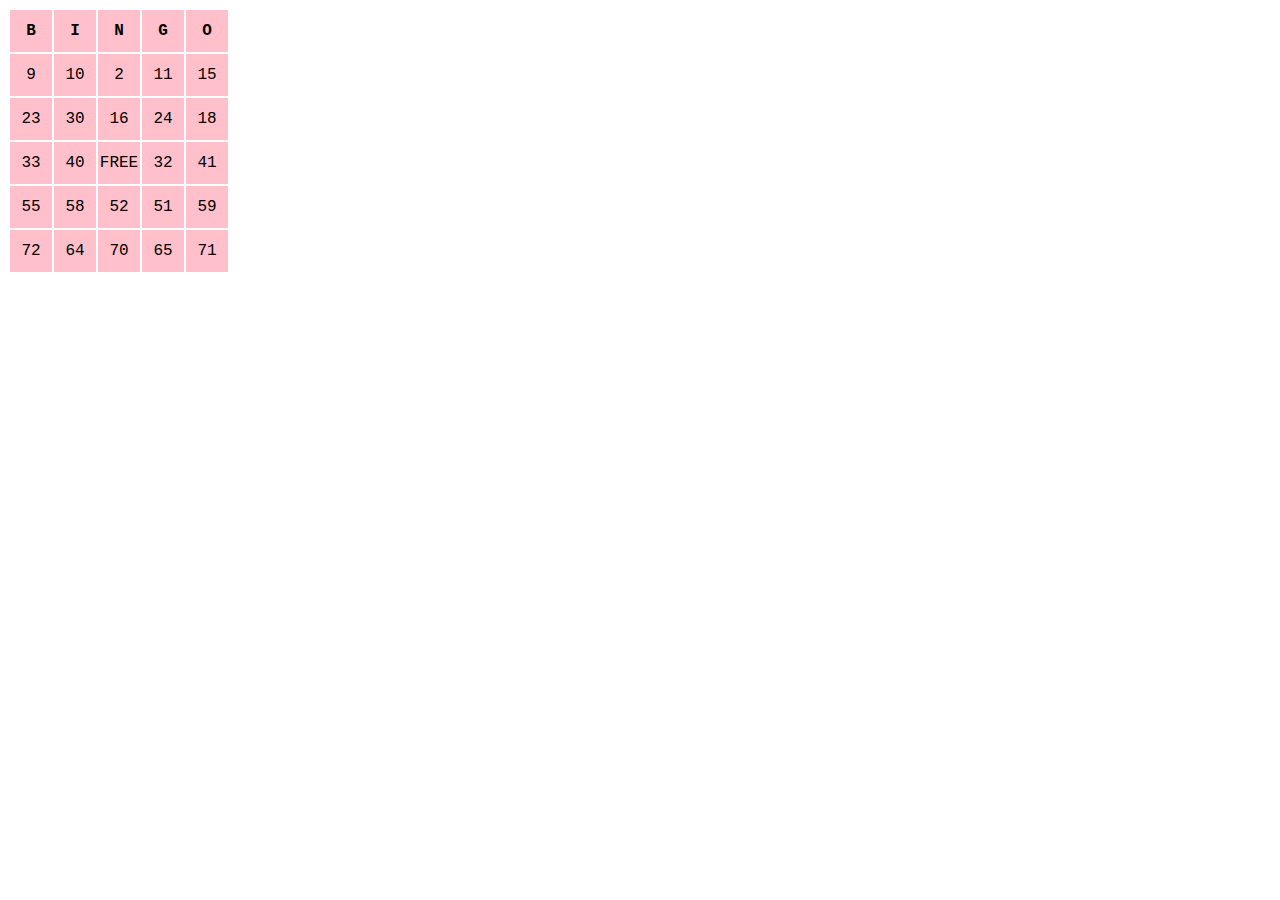
<file: MyBINGO/index.html>
<!DOCTYPE html>
<html lang="ja">
<head>
  <meta charset="utf-8">
  <title>Bingo</title>
  <link rel="stylesheet" href="css/styles.css">

</head>
<body>
  <table>
    <thead>
      <tr><th>B</th><th>I</th><th>N</th><th>G</th><th>O</th></tr>
    </thead>
    <tbody>
    
    </tbody>
  </table>
  
  <script src="js/main.js"></script>
</body>
</html>
</file>
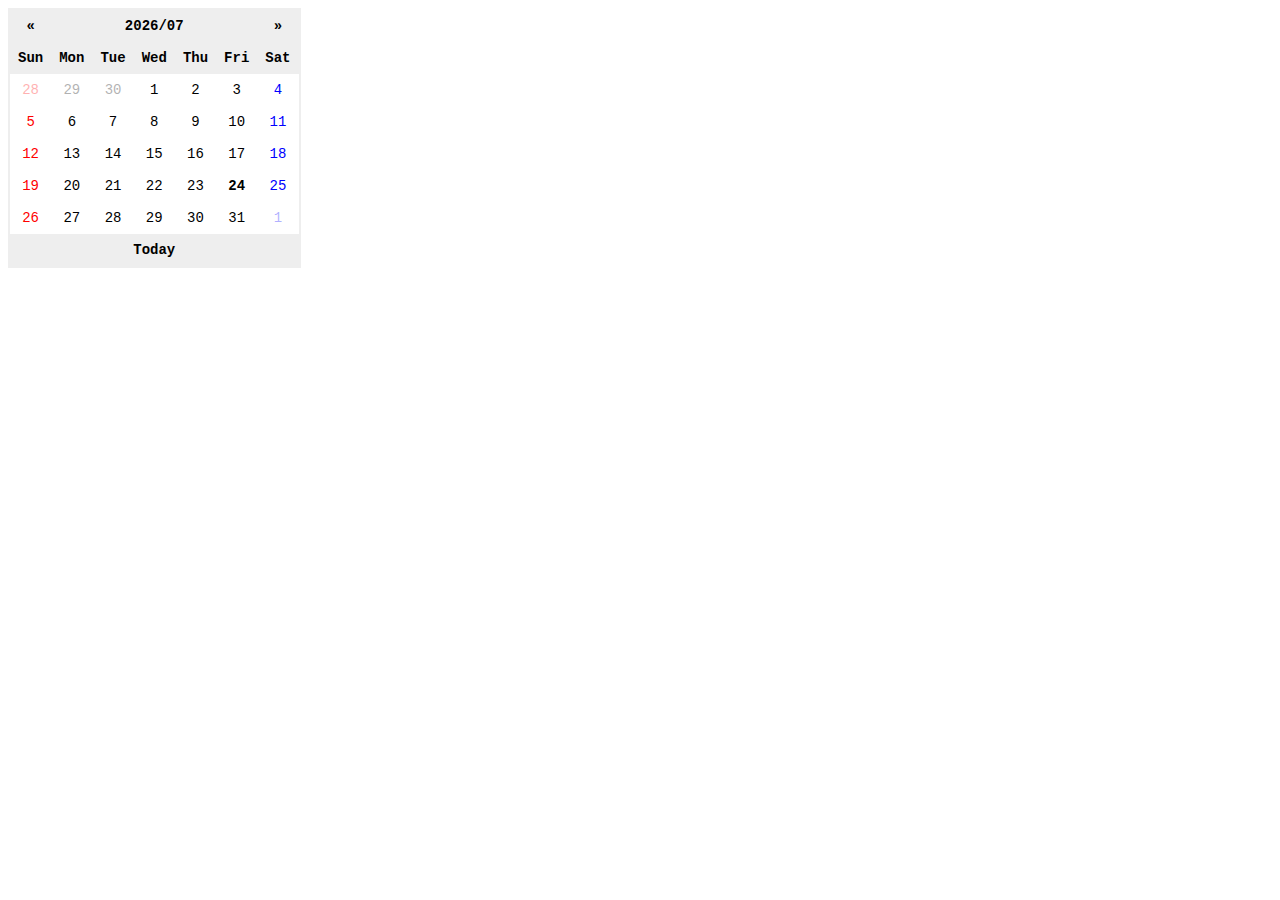
<file: Mycalender/index.html>
<!DOCTYPE html>
<html lang="ja">
  <head>
    <meta charset="utf-8">
    <title>カレンダー</title>
    <link rel="stylesheet" href="css/styles.css">

  </head>
  <body>
    <table>
      <thead>
        <tr>
          <th id="prev">&laquo;</th>
          <th id="title" colspan="5">2020/05</th>
          <th id="next">&raquo;</th>
        </tr>
        <tr>
          <th>Sun</th>
          <th>Mon</th>
          <th>Tue</th>
          <th>Wed</th>
          <th>Thu</th>
          <th>Fri</th>
          <th>Sat</th>
        </tr>
      </thead>
      <tbody>


      </tbody>
      <tfoot>
        <tr>
          <td id="today" colspan="7">Today</td>
        </tr>

      </tfoot>
    </table>
    
    <script src="js/main.js"></script>
  </body>

</html>
</file>
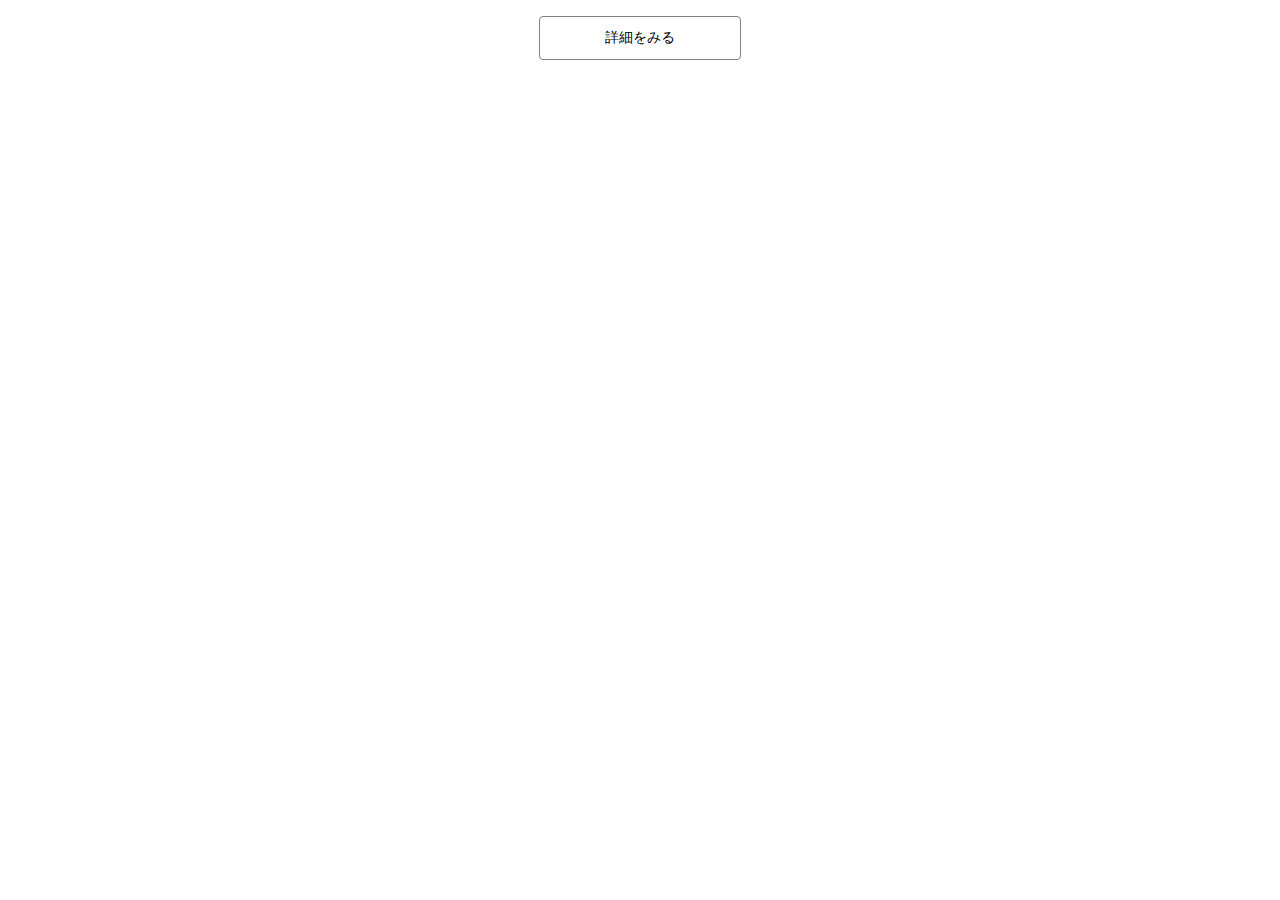
<file: MyModalWindow/index.html>
<!DOCTYPE html>
<html lang='ja'>
<head>
  <meta charset="utf-8">
  <title>Modal Window</title>
  <link rel="stylesheet" href="css/styles.css">

</head>

<body>
  <div id="open">
    詳細をみる
  </div>

  <div id="mask" class="hidden">

  </div>

  <section id="modal" class="hidden">
    <p>こんにちは。コンんちは。こんにちは。コンんちは。こんにちは。コンんちは。こんにちは。コンんちは。こんにちは。コンんちは。</p>
    <div id="close">閉じる</div>
  </section>

  <script src="js/main.js"></script>
</body>

</html>
</file>
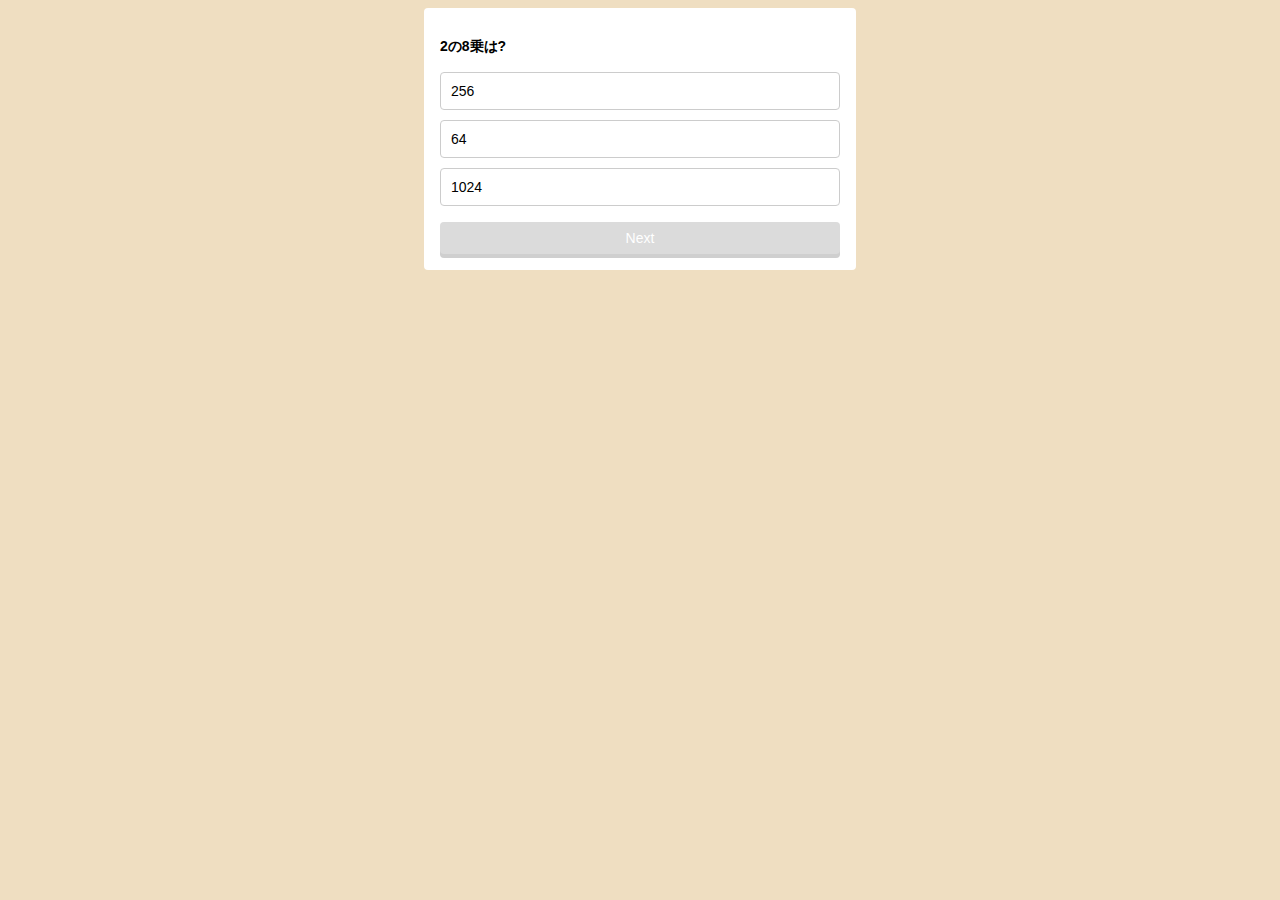
<file: MyQuizApp/index.html>
<!DOCTYPE html>

<html lang="ja">
  <head>
    <meta charset="utf-8">
    <title>Quiz</title>
    <link rel="stylesheet" href="css/styles.css">

  </head>
  <body>

    <section class="container">
      <p id="question"></p>
      <ul id="choices"> </ul>
      <div id="btn" class="disabled">Next</div>

      <section id="result" class="hidden">
        <p></p>
        <a href="">Replay?</a>
      </section>
    </section>
    
    <script src="js/main.js"></script>
  </body>
</html>
</file>
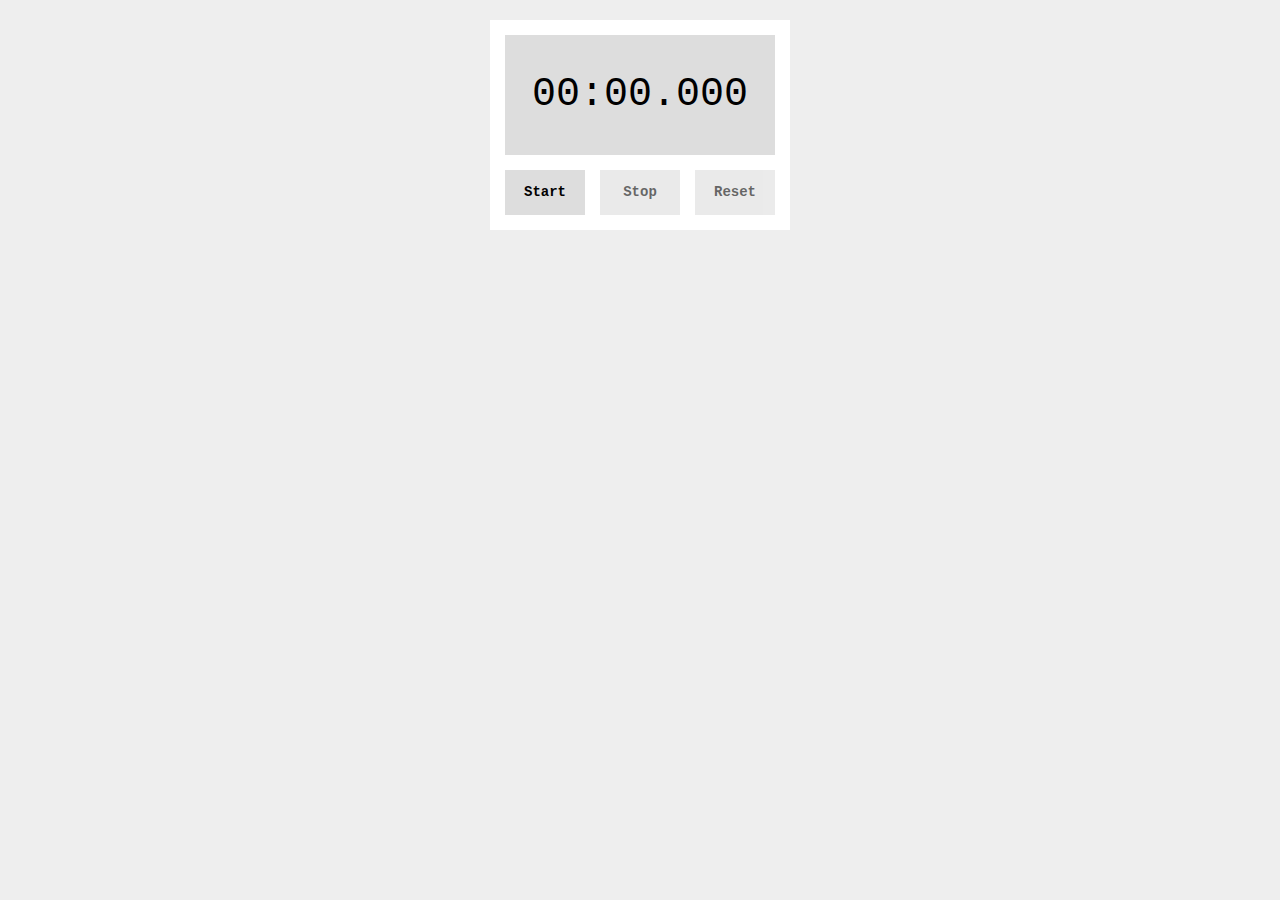
<file: MyStopwatch/index.html>
<!DOCTYPE html>

<html lang="ja">
<head>
  <meta charset="utf-8">
  <title>Stopwatch</title>
  <link rel="stylesheet" href="css/styles.css">

</head>
<body>
  <div class="container">
    <div id="timer">00:00.000</div>
    <div class="controls">
      <div class="btn" id="start">Start</div>
      <div class="btn" id="stop">Stop</div>
      <div class="btn" id="reset">Reset</div>
    </div>
  </div>
  

  <script src="js/main.js"></script>
</body>

</html>
</file>
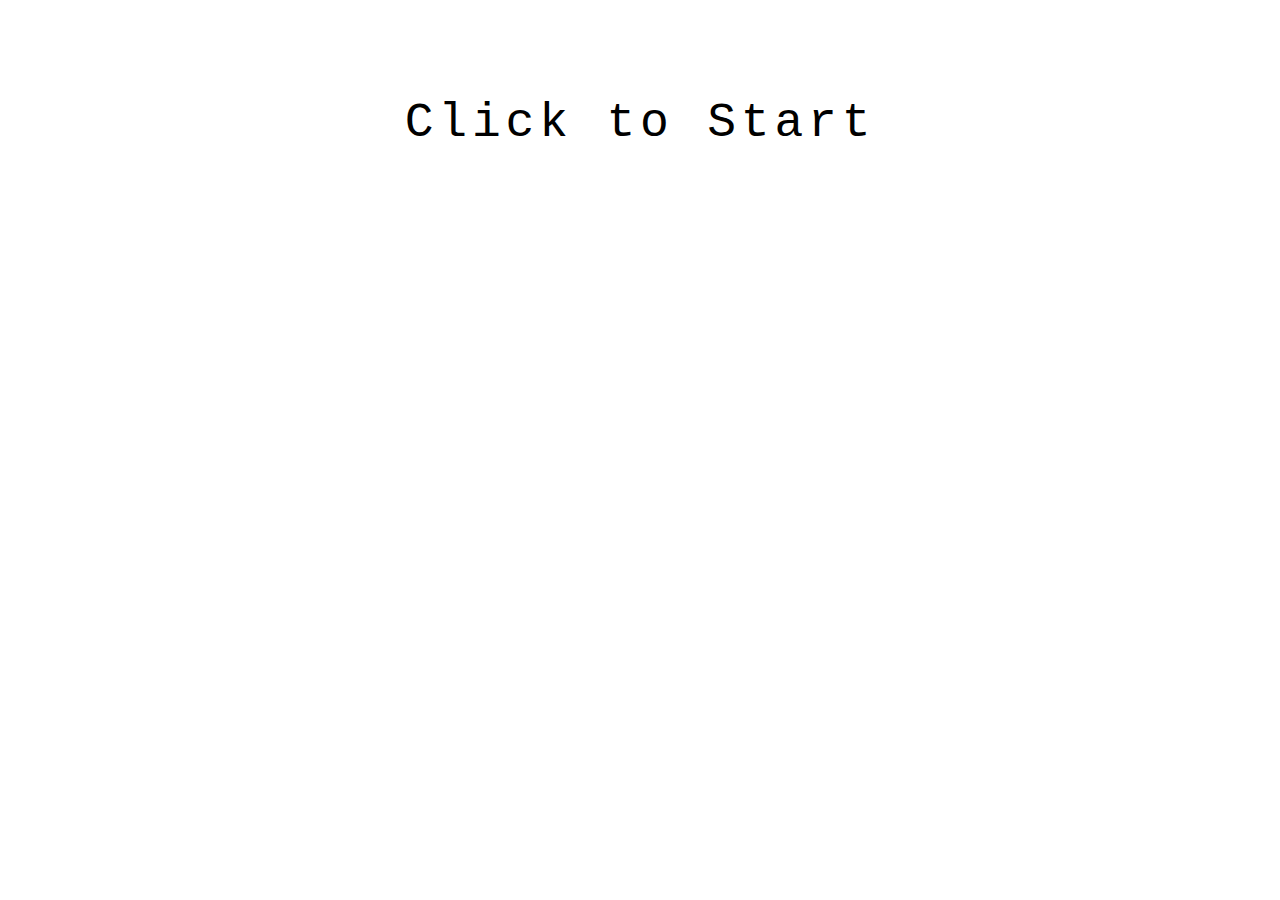
<file: MyTypiing/index.html>
<!DOCTYPE html>
<html lang="ja">
  <head>
    <meta charset="utf-8">
    <title>TypingGame</title>
    <link rel="stylesheet" href="css/styles.css">
  </head>  

  <body>
    <p id="target">Click to Start</p>
    <p id="result"></p>
    
    <script src="js/main.js"></script>
  </body>

</html>
</file>
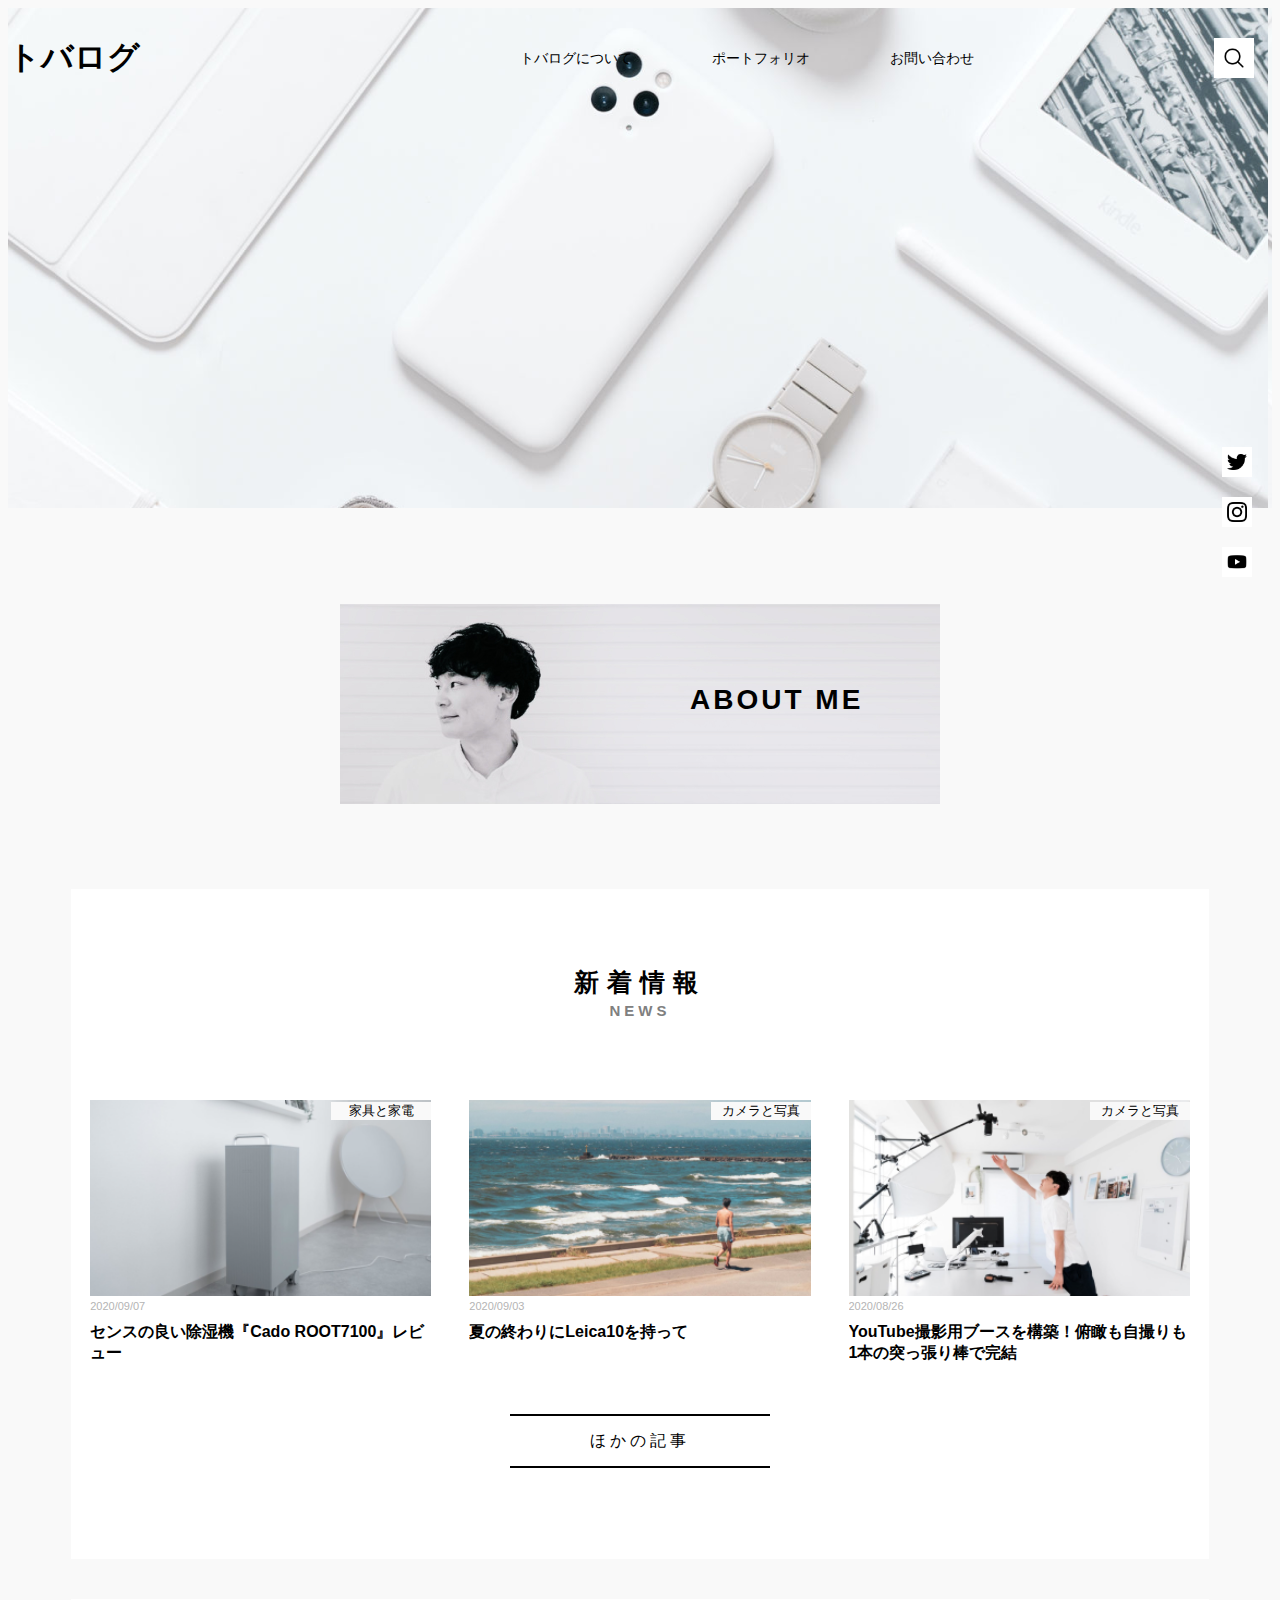
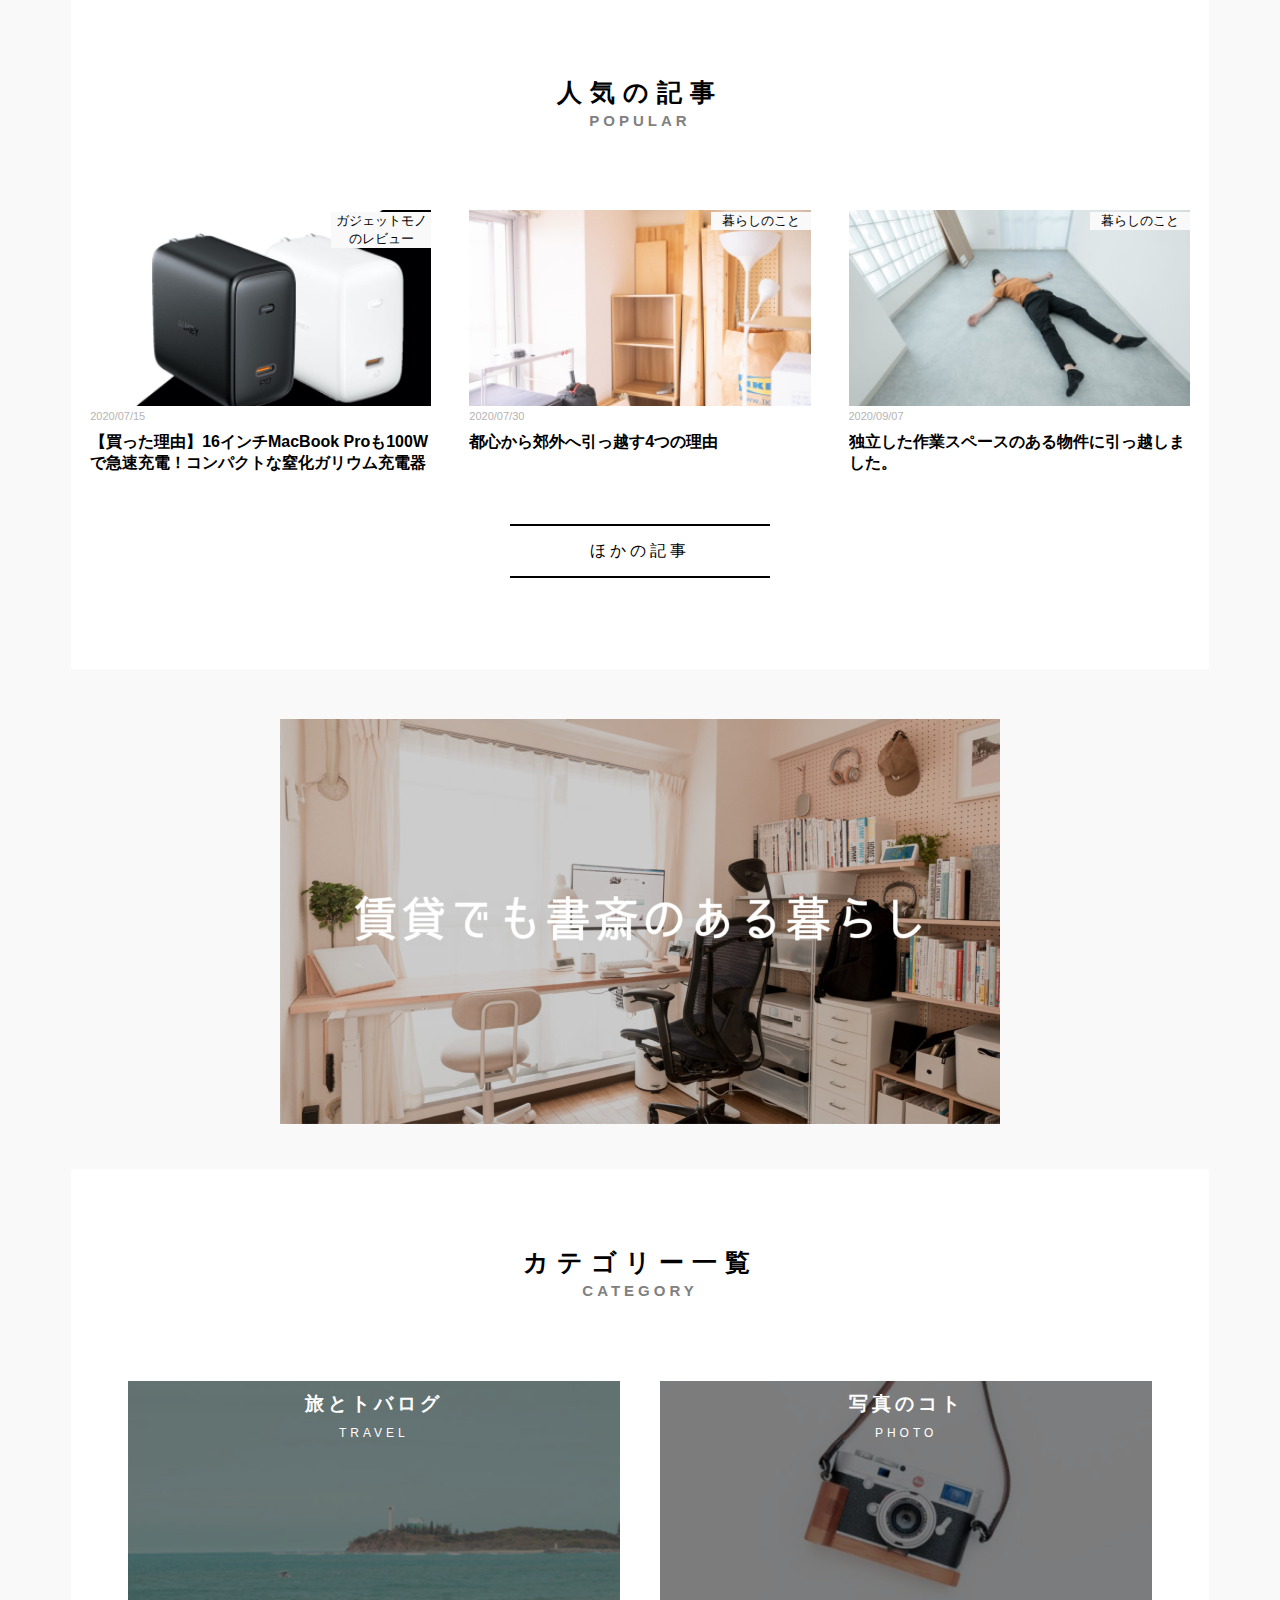
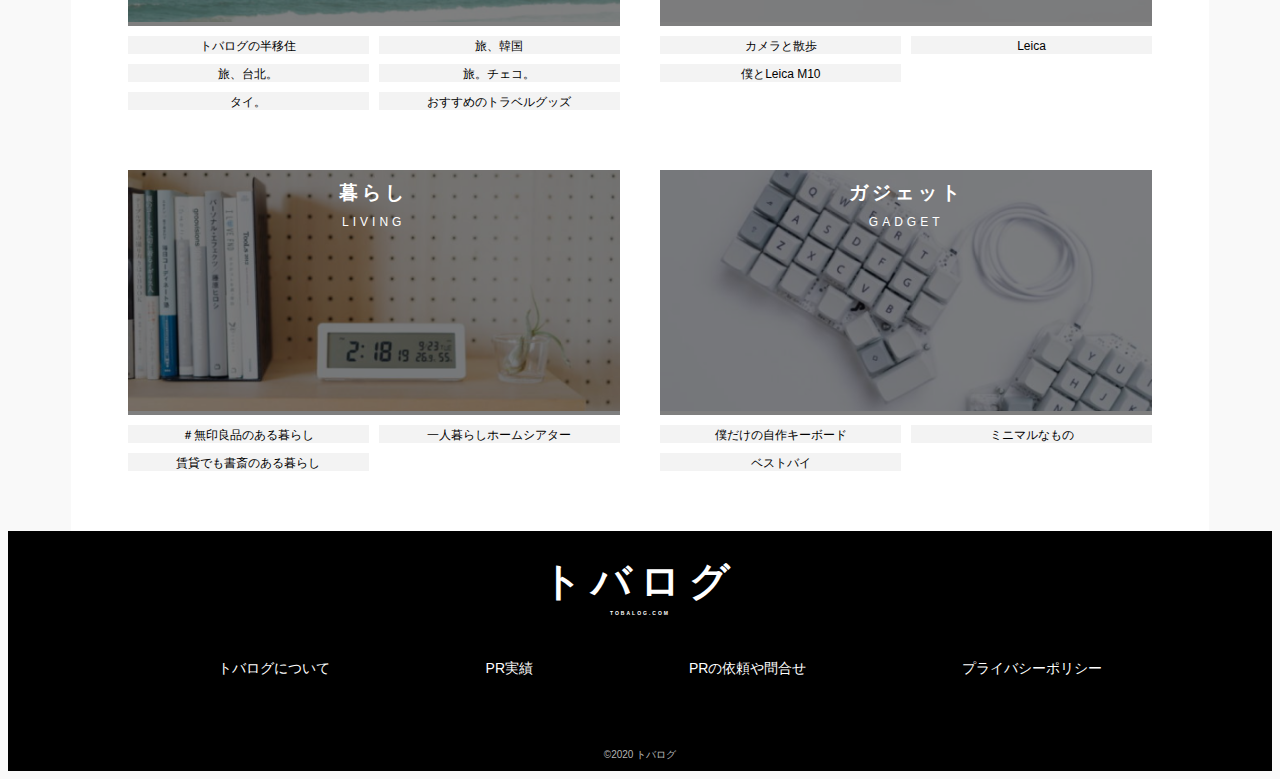
<file: HTML/clone/index.html>
<!DOCTYPE html>

<html lang="ja">
  <head>
    <meta charset="utf-8">
    <title>WebSite/Clone</title>
    <link rel="stylesheet" href="styles.min.css">
    <meta name="viewport" content="width=device-width,initial-scale=1.0">

  </head>
  <body>
    <!-- ヘッダーここから -->
    <header>

      <div class="header_top">
        <h1 class="title"><a href="#">トバログ</a></h1>
        <nav class="nav">
          <ul class="nav_ul">
            <li><a href="#">トバログについて</a></li>
            <li><a href="#">ポートフォリオ</a></li>
            <li><a href="#">お問い合わせ</a></li>
          </ul>
        </nav>
        <a href="#" class="serch"><img src="img/magnifying-glass.png" alt="検索する"></a>
      </div>

      <!-- ハンバーガーメニューの作成 -->
      <div class="hb_menu">
        <input type="checkbox" id="input">
        <label for="input">
          <div class="line"></div>
          <div class="line"></div>
          <div class="line"></div>
        </label>

        <div id="content">
          <ul class="list">
            <li><a href="#">トバログについて</a></li>
            <li><a href="#">ポートフォリオ</a></li>
            <li><a href="#">お問い合わせ</a></li>
          </ul>
        </div>
      </div>

      <ul class="header_sns">
        <li>
          <a href="#">
            <img src="img/twitter.png" alt="ツイッター表示">
          </a>
        </li>
        <li>
          <a href="#">
            <img src="img/instagram.png" alt="インスタグラム表示">
          </a>
        </li>
        <li>
          <a href="#">
            <img src="img/youtube.png" alt="youtube表示">
          </a>
        </li>
      </ul>
    </header>
    <!-- ヘッダーここまで -->

    <!-- レスポンシブ用navここから -->
    <div class="headerbottom_nav">
      <nav>
        <ul>
          <li><a href="#">TOP</a></li>
          <li><a href="#">新着情報</a></li>
          <li><a href="#">カテゴリー</a></li>
        </ul>
      </nav>
    </div>

    <!-- レスポンシブ用navここまで -->

    <!-- About meここから -->
    <div class="aboutme_content">
       <a href="#">
         <p>
           <span>
             ABOUT ME
           </span>
         </p>
       </a>
    </div>
    <!-- About meここまで -->

    <!-- News1ここから -->
    <div class="newsbox newsboxone">
      <div class="newstitle newstitleone">
        <h2>新着情報<br>
        <span>NEWS</span></h2>
      </div>

        <div class="newscontent">
          <ul>
            <li>     
              <a href="#">
                <div class="newcontet_img">
                 <img src="img/news1-1.png" alt="記事サイト">
                </div>
                <p>家具と家電</p>
                <dl>
                  <dt>2020/09/07</dt>
                  <dd>センスの良い除湿機『Cado ROOT7100』レビュー</dd>
                </dl>
              </a>
            </li>

            <li>
              <a href="#">
                <div class="newcontet_img">
                  <img src="img/news1-2.png" alt="記事サイト">
                </div>
                <p>カメラと写真</p>
              <dl>
                <dt>2020/09/03</dt>
                <dd>夏の終わりにLeica10を持って</dd>
              </dl>
            </a>
            </li>

            <li>
              <a href="#">
                <div class="newcontet_img">
                   <img src="img/news1-3.png" alt="記事サイト">
                </div>
                <p>カメラと写真</p>
              <dl>
                <dt>2020/08/26</dt>
                <dd>YouTube撮影用ブースを構築！俯瞰も自撮りも1本の突っ張り棒で完結</dd>
              </dl>
            </a>
            </li>
          </ul>
       </div>

       <div class="newsbox_btn">
         <a href="">ほかの記事</a>
        
       </div>
    </div>
    <!-- News1ここまで -->

    <!-- News2ここから -->
    <div class="newsbox newsboxtwo">
      <div class="newstitle newstitletwo">
        <h2>人気の記事<br>
        <span>POPULAR</span></h2>

       <div class="newscontent">
          <ul>

            <li>
              <a href="#">
                <div class="newcontet_img">
                   <img src="img/news2-1.png" alt="記事サイト">
                </div>
                <p>ガジェットモノのレビュー</p>
              <dl>
                <dt>2020/07/15</dt>
                <dd>【買った理由】16インチMacBook Proも100Wで急速充電！コンパクトな窒化ガリウム充電器</dd>
              </dl>
            </a>
            </li>

            <li>
              <a href="#">
                <div class="newcontet_img">
                   <img src="img/news2-2.png" alt="記事サイト">
                </div>
                <p>暮らしのこと</p>
              <dl>
                <dt>2020/07/30</dt>
                <dd>都心から郊外へ引っ越す4つの理由</dd>
              </dl>
            </a>
            </li>

            <li>
              <a href="#">
                <div class="newcontet_img">
                   <img src="img/news2-3.png" alt="記事サイト">
                </div>
                <p>暮らしのこと</p>
              <dl>
                <dt>2020/09/07</dt>
                <dd>独立した作業スペースのある物件に引っ越しました。</dd>
              </dl>
            </a>
            </li>

          </ul>
       </div>

       <div class="newsbox_btn">
         <a href="">ほかの記事</a>
        
       </div>
      </div>

    </div>

    </div>
    <!-- News2ここまで -->

    <!-- メイン画像ここから -->
    <div class="mainimg">
      <a href="#">
      <img src="img/mainimg.png" alt="賃貸でも書斎のある暮らし">
      </a>
    </div>
    <!-- メイン画像ここまで -->

    <!-- カテゴリー一覧ここから -->
    <div class="category">
      <div class="newstitle">
        <h2>カテゴリー一覧<br>
        <span>CATEGORY</span></h2>
      </div>

      <ul>
        <li>
          <dl>
            <div class="category_img">
              <div class="category_title">
                <h3>旅とトバログ</h3><!-- 画像の上に白色で記載する文字 -->
                <p>TRAVEL</p><!-- 画像の上に白色で記載する文字 -->
              </div>
              <img src="img/category1-1.png" alt="カテゴリー写真">
            </div>
            <dd><a href="#">トバログの半移住</a></dd>
            <dd><a href="#">旅、韓国</a></dd>
            <dd><a href="#">旅、台北。</a></dd>
            <dd><a href="#">旅。チェコ。</a></dd>
            <dd><a href="#">タイ。</a></dd>
            <dd><a href="#">おすすめのトラベルグッズ</a></dd>
          </dl>
        </li>
        <li>
          <dl>
            <div class="category_img">
              <div class="category_title">
                <h3>写真のコト</h3>
                <p>PHOTO</p>
              </div>
              <img src="img/category1-2.png" alt="カテゴリー写真">
            </div>
            <dd><a href="#">カメラと散歩</a></dd>
            <dd><a href="#">Leica</a></dd>
            <dd><a href="#">僕とLeica M10</a></dd>
          </dl>
        </li>
        <li>
          <dl>
            <div class="category_img">
              <div class="category_title">
                <h3>暮らし</h3>
                <p>LIVING</p>
              </div>
              <img src="img/category1-3.png" alt="カテゴリー写真">
            </div>
            <dd><a href="#">＃無印良品のある暮らし</a></dd>
            <dd><a href="#">一人暮らしホームシアター</a></dd>
            <dd><a href="#">賃貸でも書斎のある暮らし</a></dd>
          </dl>
        </li>
        <li>
          <dl>
            <div class="category_img">
              <div class="category_title">
                <h3>ガジェット</h3>
                <p>GADGET</p>
              </div>
              <img src="img/category1-4.png" alt="カテゴリー写真">
            </div>
            <dd><a href="#">僕だけの自作キーボード</a></dd>
            <dd><a href="#">ミニマルなもの</a></dd>
            <dd><a href="#">ベストバイ</a></dd>
          </dl>
        </li>
      </ul>
    </div>
    <!-- カテゴリー一覧ここまで -->

    <!-- フッターここから -->
    <footer>
      <div class="footer_title">
        <h2><a href="#">トバログ<br><span>TOBALOG.COM</span></a></h2>
      </div>
      <ul>
        <li><a href="#">トバログについて</a></li>
        <li><a href="#">PR実績</a></li>
        <li><a href="#">PRの依頼や問合せ</a></li>
        <li><a href="#">プライバシーポリシー</a></li>
      </ul>
      <p>©︎2020 トバログ</p>
    </footer>
    <!-- フッターここまで -->
  
    <script src=js/main.js></script>
  </body>
</html>
</file>
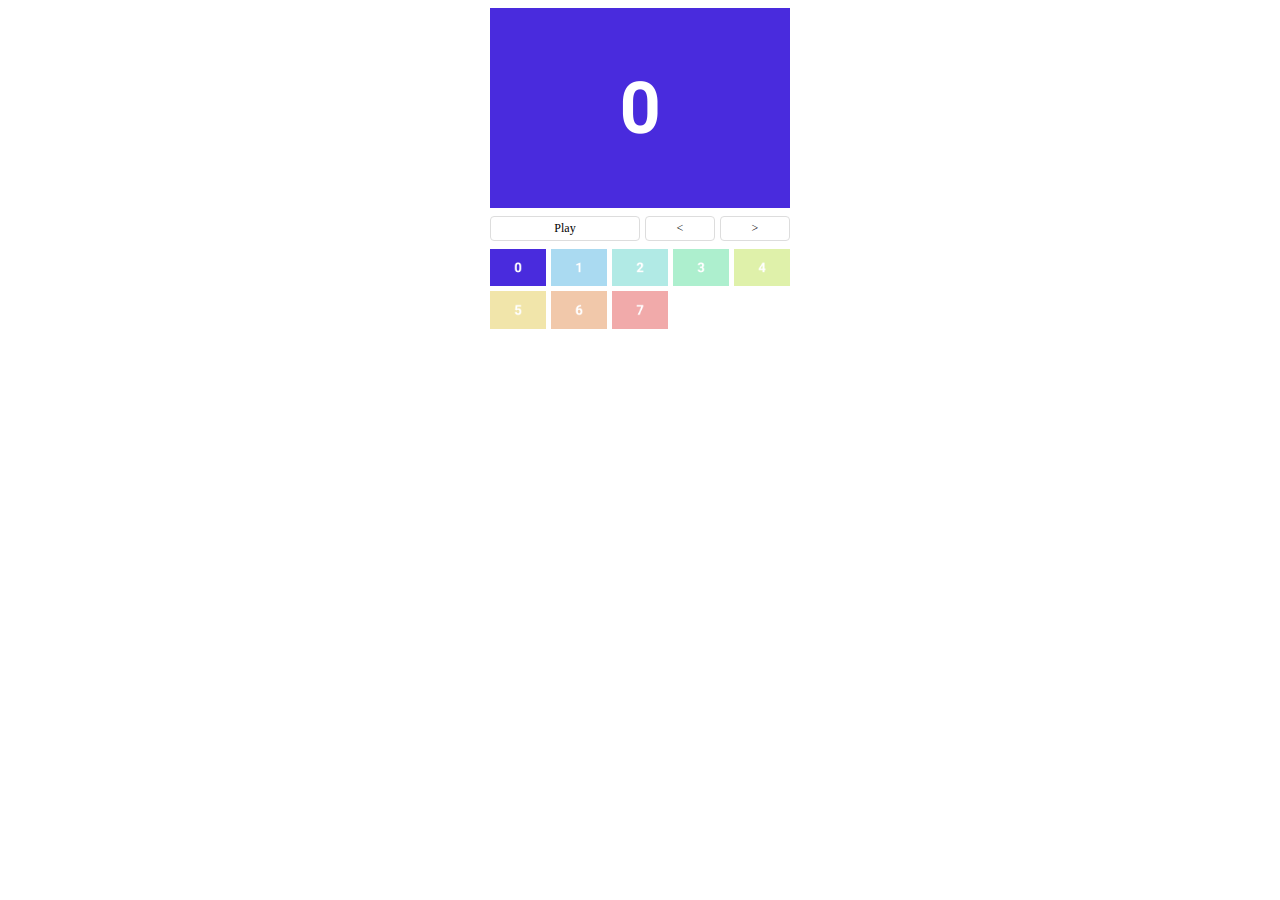
<file: JavaScript/MySlideshow/index.html>
<!DOCTYPE html>
<html lang="ja">
<head>
  <meta charset="utf-8">
  <title>Slideshow</title>
  <link rel="stylesheet" href="css/styles.css">
</head>
<body>
  <main>
    <img id="main">

    <nav>
      <ul>
        <li id="play">Play</li>
        <li id="prev">&lt;</li>
        <li id="next">&gt;</li>
      </ul>
    </nav>

    <ul class="thumbnails">
    </ul>
  </main>

  <script src="js/main.js"></script>
</body>
</html>
</file>
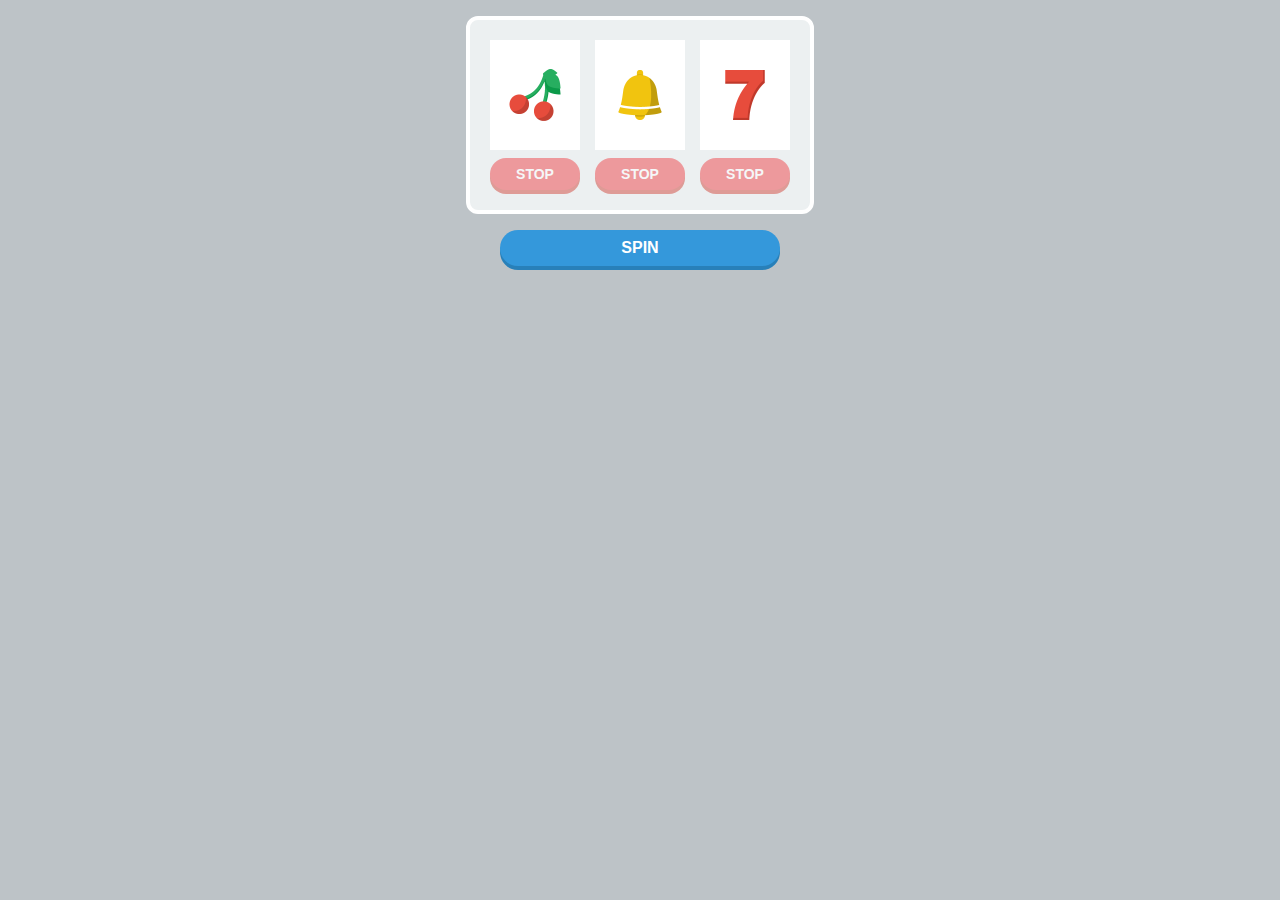
<file: JavaScript/MySlotMachine/index.html>
<!DOCTYPE html>
<html lang="ja">
  <head>
    <meta charset="utf-8">
    <title>スロットマシン</title>
    <link rel="stylesheet" href="css/styles.css">

  </head>
  <body>
    <main>
    </main>

    <div id="spin">SPIN</div>

    <script src="js/main.js"></script>
  </body>

</html>
</file>
<file: MyBINGO/css/styles.css>
body{
  font-family: 'Courier New', monospace;
}

th, td{
  background: pink;
  width: 40px;
  height: 40px;
  text-align: center;
  line-height: 40px;

}
</file>
<file: Mycalender/css/styles.css>
body {
  font-family: 'Courier New', monospace;
  font-size: 14px;
}

table {
  border: 2px solid #eee;
  border-collapse: collapse;
}

thead,
tfoot{
  background: #eee;
}

th,
td{
  padding: 8px;
  text-align: center;
}

tbody td:first-child{
  color: red;
}

tbody td:last-child{
  color: blue;
}

tfoot{
  font-weight: bold;
}

td.disabled{
  opacity: 0.3;
}

td.today{
  font-weight: bold;
}

#prev,
#next,
#today{
  cursor: pointer;
  user-select: none;

}
</file>
<file: MyModalWindow/css/styles.css>
body{
  font-size: 14px;
}

#open, #close{
  cursor: pointer;
  width: 200px;
  border: 1px solid gray;
  border-radius: 4px;
  text-align: center;
  padding: 12px 0;
  margin: 16px auto 0;
}

#mask{
  background: rgba(0, 0, 0, 0.4);
  position: fixed;
  top: 0;
  bottom: 0;
  right: 0;
  left: 0;
}

#modal{
  background: white;
  width: 300px;
  padding: 20px;
  border-radius: 4px;
  position: absolute;
  top: 40px;
  left: 0;
  right: 0;
  margin: 0 auto
}

#modal > p {
  margin: 0 0 20px;
}

#mask.hidden{
  display: none;
}

#modal.hidden{
  transform: translate(0, -500px);
}
</file>
<file: MyQuizApp/css/styles.css>
body{
  background: #efdec1;
  font-size: 14px;
  font-family: Verdana, sans-serif;
}

.container{
  width: 400px;
  margin: 8px auto;
  background: #fff;
  border-radius: 4px;
  padding: 16px;
  position: relative;
}


#question{
  margin-bottom: 16px;
  font-weight: bold;
}

#choices{
  list-style: none;
  padding: 0;
  margin-bottom: 16px;
}

#choices > li{
  border: 1px solid #ccc;
  border-radius: 4px;
  padding: 10px;
  margin-bottom: 10px;
  cursor: pointer;
}

#choices > li:hover{
  background: #f8f8f8;
}

#choices > li.correct {
  background: #d4edda;
  border-color: #c3e6cb;
  color: #155724;
  font-weight: bold;
}

#choices > li.correct::after{
  content: '...correct!';
}

#choices > li.wrong {
  background: #f8d8da;
  border-color: #f5c6cb;
  color: #721c24;
  font-weight: bold;
}

#choices > li.wrong::after{
  content: '...wrong!';
}

#btn , #result > a{
  background: #3498db;
  padding: 8px;
  border-radius: 4px;
  cursor: pointer;
  text-align: center;
  color: white;
  box-shadow: 0 4px 0 #2880b9;
}

#btn.disabled{
  background: #ccc;
  box-shadow: 0 4px 0 #bbb;
  opacity: 0.7;
}

#result{
  position: absolute;
  width: 300px;
  background: white;
  padding: 30px;
  box-shadow: 0 4px 8px rgba(0,0,0,0.2);
  top: 50px;
  left: 0;
  right: 0;
  margin: 0 auto;
  border-radius: 4px;
  text-align: center;
  transition: 0.5s;
}

#result.hidden {
  transform: translateY(-500px);
}

#result > p {
  font-size: 24px;
}

#result > a{
  display: block;
  text-decoration: none;

}
</file>
<file: MyStopwatch/css/styles.css>
body{
  font-family: 'Courier New', monospace;
  font-size: 14px;
  background: #eee;
}

.container{
  margin: 20px auto;
  width: 270px;
  background: white;
  padding: 15px;
  text-align: center;
}

#timer{
  background: #ddd;
  height: 120px;
  line-height: 120px;
  font-size: 40px;
  margin-bottom: 15px;
}

.btn{
  width: 80px;
  height: 45px;
  line-height:45px;
  background: #ddd;
  font-weight: bold;
  cursor: pointer;
  user-select: none;
}

.controls{
  display: flex;
  justify-content: space-between;
}

.inactive{
  opacity: 0.6;
}
</file>
<file: MyTypiing/css/styles.css>
body{
  padding-top: 40px;
  font-family: 'Courier New', monospace;
  text-align: center;
}

#target{
  font-size: 48px;
  letter-spacing: .1em;
}
</file>
<file: JavaScript/MySlideshow/css/styles.css>
main {
  width: 300px;
  margin: 0 auto;
}

img {
  vertical-align: bottom;
}

ul {
  list-style: none;
  padding: 0;
  margin: 0;
}

#main {
  width: 300px;
  height: 200px;
  margin-bottom: 8px;
}

nav{
  margin-bottom: 8px;
}

nav ul{
  display: flex;
  justify-content: space-between;
}

nav li {
  border: 1px solid #ddd;
  border-radius: 4px;
  font-size: 12px;
  padding: 4px;
  text-align: center;
  cursor: pointer;
  user-select: none;
}

nav li:hover{
  background: #f8f8f8;
}

#play {
  width: 140px;
}

#next,
#prev {
  width: 60px;
}

.thumbnails{
  display: grid;
  grid-template-columns: repeat(5, 56px) ;
  gap: 5px;
}

.thumbnails li{
  cursor: pointer;
  opacity: 0.4;
}


.thumbnails li:hover,
.thumbnails li.current{
  opacity: 1.0;
}

.thumbnails img {
  width: 56px;
}
</file>
<file: JavaScript/MySlotMachine/css/styles.css>
body {
  background: #bdc3c7;
  font-size: 16px;
  font-weight: bold;
  font-family: Arial, sans-serif;
}

main {
  width: 300px;
  background: #ecf0f1;
  padding: 20px;
  border: 4px solid #fff;
  border-radius: 12px;
  margin: 16px auto;
  display: flex;
  justify-content: space-between;
}

.panel img {
  width: 90px;
  height: 110px;
  margin-bottom: 4px;
}

.stop {
  cursor: pointer;
  width: 90px;
  height: 32px;
  background: #ef454a;
  box-shadow: 0 4px 0 #d1483e;
  border-radius: 16px;
  line-height: 32px;
  text-align: center;
  font-size: 14px;
  color: #fff;
  user-select: none;
}

#spin {
  cursor: pointer;
  width: 280px;
  height: 36px;
  background: #3498db;
  box-shadow: 0 4px 0 #2880b9;
  border-radius: 18px;
  line-height: 36px;
  text-align: center;
  color: #fff;
  user-select: none;
  margin: 0 auto;
}

.unmatched {
  opacity: 0.5;
}

.inactive {
  opacity: 0.5;
}
</file>
<file: HTML/clone/styles.min.css>
body{font-family:dnp-shuei-gothic-gin-std, YuGothic, Yu Gothic, Hiragino Sans, Hiragino Kaku Gothic ProN, Meiryo, sans-serif;background:#F9F9F9}header{width:100%;height:500px;background-image:url(img/header_img.png)}header .header_top{display:flex;width:100%;height:100px;align-items:center;position:relative}header .header_top h1 a{text-decoration:none;color:black}header .header_top h1 a:hover{color:gray}header .header_top ul{margin-left:300px;display:flex}header .header_top ul li{list-style:none}header .header_top ul li a{font-size:14px;text-decoration:none;color:black;padding:40px}header .header_top ul li a:hover{color:gray}header .header_top .serch{margin-left:200px;background:white;width:40px;height:40px}header .header_top .serch:hover{background:gray}header .header_top .serch img{width:20px;height:20px;padding:10px}header .hb_menu{transform:translateY(-9999px)}header .header_sns{display:flex;margin-right:20px;margin-top:220px;align-items:flex-end;justify-content:flex-end;flex-direction:column}header .header_sns li{list-style:none;width:30px;height:30px;background:white;margin-top:20px}header .header_sns li:hover{background:gray}header .header_sns li img{width:20px;height:20px;padding:5px}.aboutme_content{height:200px;width:600px;margin:20px auto 85px auto;background-image:url(img/aboutme.png)}.aboutme_content a{text-decoration:none}.aboutme_content a p{color:black;text-decoration:none;position:absolute;margin-top:80px;margin-left:350px;letter-spacing:3px}.aboutme_content a p span{font-size:28px;font-weight:bold}.headerbottom_nav{visibility:hidden}.newsbox{width:90%;height:670px;background:white;margin:0 auto 40px auto}.newsbox .newstitle{padding-top:60px}.newsbox .newstitle h2{text-align:center;letter-spacing:8px;font-size:25px;line-height:25px}.newsbox .newstitle h2 span{line-height:15px;font-size:15px;color:gray;letter-spacing:4px}.newscontent{box-sizing:border-box;width:100%;margin:80px auto 50px auto}.newscontent ul{display:flex;margin:0 auto;padding-inline-start:0px}.newscontent ul li{list-style:none;margin:0 auto;width:30%;overflow:hidden}.newscontent ul li a{text-decoration:none;color:black;position:relative}.newscontent ul li a img{transition:all 0.5s;width:100%;height:auto}.newscontent ul li a img:hover{transform:scale(1.05, 1.05)}.newscontent ul li a p{line-height:auto;background:#f9f9f9;width:100px;text-align:center;font-size:13px;position:absolute;top:-11px;right:0}.newscontent ul li dl{margin:0;width:auto}.newscontent ul li dl:hover{color:#B4B4B4}.newscontent ul li dl dt{font-size:11px;color:#B4B4B4}.newscontent ul li dl dd{padding-top:10px;font-size:16px;margin-left:0;font-weight:bold}.newsbox_btn{width:260px;height:50px;margin:0 auto;text-align:center;border-top:2px solid black;border-bottom:2px solid black}.newsbox_btn:hover{background-color:#333;transition:all 0.4s}.newsbox_btn a{display:inline-block;width:260px;line-height:50px;text-decoration:none;color:black;letter-spacing:4px}.newsbox_btn a:hover{color:white;transition:all 0.4s}.mainimg{margin:50px auto;width:720px;height:400px}.mainimg img{transition:all 0.2s}.mainimg img:hover{display:block;filter:brightness(105%)}.category{width:90%;background:white;height:auto;margin:0 auto}.category .newstitle{padding:60px 0}.category .newstitle h2{text-align:center;letter-spacing:8px;font-size:25px;line-height:25px}.category .newstitle h2 span{line-height:15px;font-size:15px;color:gray;letter-spacing:4px}.category ul{width:90%;height:auto;display:flex;flex-wrap:wrap;justify-content:space-between;padding-inline-start:0;margin:0 auto}.category ul li{list-style:none;width:48%;height:auto;padding-bottom:60px}.category ul li .category_img{position:relative}.category ul li .category_img:before{content:'';position:absolute;top:0;right:0;left:0;bottom:0;background-color:rgba(0,0,0,0.5)}.category ul li .category_img .category_title{position:absolute;left:0;right:0;top:0;bottom:0;margin:auto;text-align:center;color:white;line-height:10px;letter-spacing:4px}.category ul li .category_img .category_title p{font-size:12px}.category ul li .category_img img{width:100%;height:auto}.category ul li dl{display:flex;justify-content:space-between;flex-wrap:wrap}.category ul li dl dd{margin-top:10px;text-align:center;width:49%;background:#f3f3f3;margin-inline-start:0}.category ul li dl dd a{font-size:12px;line-height:15px;text-decoration:none;color:black}footer{width:100%;height:240px;background:black}footer .footer_title{text-align:center;padding:40px 0}footer .footer_title h2{line-height:20px;font-size:40px;margin-block-start:0;margin-block-end:0;letter-spacing:8px}footer .footer_title h2 a{text-decoration:none;color:white}footer .footer_title h2 a:hover{color:#B4B4B4}footer .footer_title h2 a span{font-size:5px;line-height:12px;letter-spacing:2px}footer ul{margin:0 auto;width:70%;display:flex;justify-content:space-between}footer ul li a{color:white;text-decoration:none;font-size:14px}footer ul li a:hover{color:#B4B4B4}footer p{font-size:10px;color:#B4B4B4;margin-top:70px;text-align:center}@media (max-width: 1020px){header{height:250px}header .header_top{height:50px;position:relative}header .header_top ul{display:none}header .header_top .serch{position:absolute;top:20px;right:20px}header .header_sns{margin-top:20px}header .hb_menu{transform:translateY(0);position:absolute;right:-40px;top:30px}header .hb_menu #input{display:none}header .hb_menu .line{width:30px;height:3px;background:black;margin:8px}header .hb_menu #content{background:white;width:100%;height:100%;transform:translateX(2000px)}header .hb_menu #content ul li{padding:20px 0 10px 0;list-style:none;width:80%;border-bottom:2px solid black}header .hb_menu #content ul li a{text-decoration:none;color:black}header .hb_menu #content ul li a:hover{color:#B4B4B4}header .hb_menu #input:checked ~ #content{transform:translateX(-1200px)}.headerbottom_nav{margin:0 auto;visibility:visible;width:70%;border-bottom:1px solid #f3f3f3}.headerbottom_nav nav ul{display:flex;justify-content:space-around}.headerbottom_nav li{list-style:none;text-align:center}.headerbottom_nav li a{text-decoration:none;color:black;width:150px;line-height:20px;display:inline-block;font-size:12px}.headerbottom_nav li a:active{font-weight:bold;background:#f3f3f3}footer ul li a{font-size:12px}}@media (max-width: 767px){.aboutme_content{width:95%;height:150px;margin:40px auto 40px auto;box-sizing:border-box;position:relative}.aboutme_content a p{position:absolute;left:60%;top:60%;margin:0}.aboutme_content a p span{font-size:20px;font-weight:normal}.newsbox{height:auto;margin-bottom:20px;padding-bottom:40px}.newsbox .newstitle{padding-top:30px}.newsbox .newstitle h2{font-size:20px;line-height:20px}.newsbox .newstitle h2 span{font-size:12px;line-height:12px}.newsbox .newsbox_btn{height:40px}.newsbox .newsbox_btn a{line-height:40px;font-size:13px;font-weight:bold}.newscontent{margin:30px auto 30px auto}.newscontent ul{display:flex;flex-direction:column;margin:0 auto}.newscontent ul li{width:250px;margin-bottom:20px;display:flex}.newscontent ul li a .newcontet_img{width:250px;height:auto}.newscontent ul li dl{width:250px}.newscontent ul li dl dt{font-size:12px}.newscontent ul li dl dt dd{font-size:13px;font-weight:normal}.mainimg{width:450px;height:300px;margin:0 auto}.mainimg img{width:450px}.category{height:auto;margin-bottom:20px;padding-bottom:20px}.category .newstitle{padding-top:30px;padding-bottom:20px}.category .newstitle h2{font-size:20px;line-height:20px}.category .newstitle h2 span{font-size:12px;line-height:12px}.category ul{width:100%;display:flex;flex-direction:column}.category ul li{width:100%;padding-bottom:10px}.category ul li .category_img{height:150px}.category ul li .category_img img{height:150px}.category ul li dl dd{width:33%}footer ul li a{font-size:10px}}
</file>
